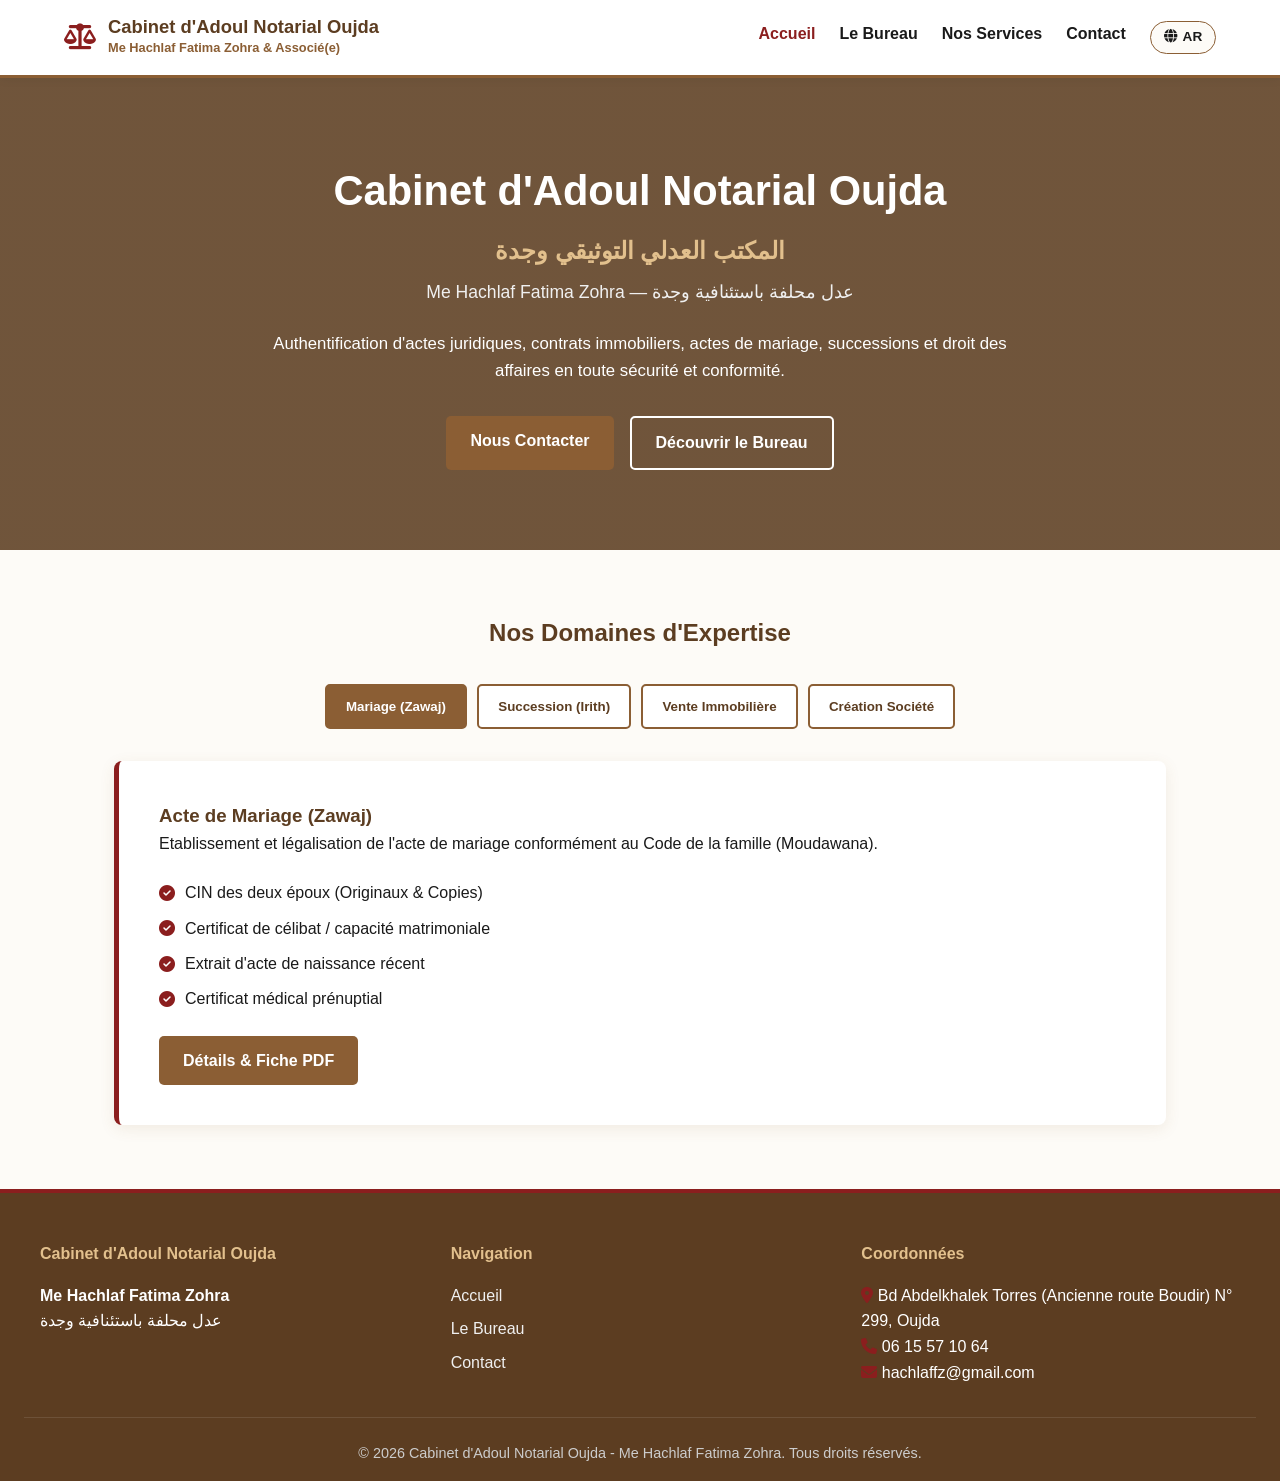
<file: index.html>
<!DOCTYPE html>
<html lang="fr">
<head>
    <meta charset="UTF-8">
    <meta name="viewport" content="width=device-width, initial-scale=1.0">
    <title>Cabinet d'Adoul Notarial Oujda | Me Hachlaf Fatima Zohra</title>
    <link rel="stylesheet" href="style.css">
    <link rel="stylesheet" href="https://cdnjs.cloudflare.com/ajax/libs/font-awesome/6.4.0/css/all.min.css">
</head>
<body>

    <header>
        <div class="nav-container">
            <a href="index.html" class="logo">
                <i class="fa-solid fa-scale-balanced"></i>
                <div>
                    <div class="logo-text-main">Cabinet d'Adoul Notarial Oujda</div>
                    <div class="logo-text-sub">Me Hachlaf Fatima Zohra & Associé(e)</div>
                </div>
            </a>
            <ul class="nav-links">
    <li><a href="index.html" class="active">Accueil</a></li>
    <li><a href="a-propos.html">Le Bureau</a></li>
    <li><a href="index.html#services">Nos Services</a></li>
    <li><a href="contact.html">Contact</a></li>
    <li><a href="index-ar.html" class="lang-switch"><i class="fa-solid fa-globe"></i> AR</a></li>
           </ul>
        </div>
    </header>

    <section class="hero">
        <h1>Cabinet d'Adoul Notarial Oujda</h1>
        <div class="subtitle-ar">المكتب العدلي التوثيقي وجدة</div>
        <div class="subtitle-fr">Me Hachlaf Fatima Zohra — عدل محلفة باستئنافية وجدة</div>
        <p>Authentification d'actes juridiques, contrats immobiliers, actes de mariage, successions et droit des affaires en toute sécurité et conformité.</p>
        <div style="display: flex; gap: 1rem; justify-content: center; flex-wrap: wrap;">
            <a href="contact.html" class="btn-primary">Nous Contacter</a>
            <a href="a-propos.html" class="btn-secondary">Découvrir le Bureau</a>
        </div>
    </section>

    <section class="services-section" id="services">
        <h2 style="text-align: center; color: var(--primary-dark); margin-bottom: 2rem;">Nos Domaines d'Expertise</h2>
        
        <div class="tabs-header">
            <button class="tab-btn active" onclick="showTab('tab-mariage', this)">Mariage (Zawaj)</button>
            <button class="tab-btn" onclick="showTab('tab-succession', this)">Succession (Irith)</button>
            <button class="tab-btn" onclick="showTab('tab-immobilier', this)">Vente Immobilière</button>
            <button class="tab-btn" onclick="showTab('tab-societe', this)">Création Société</button>
        </div>

        <div id="tab-mariage" class="tab-panel active">
            <h3 style="color: var(--primary-dark);">Acte de Mariage (Zawaj)</h3>
            <p>Etablissement et légalisation de l'acte de mariage conformément au Code de la famille (Moudawana).</p>
            <ul class="checklist">
                <li><i class="fa-solid fa-circle-check"></i> CIN des deux époux (Originaux & Copies)</li>
                <li><i class="fa-solid fa-circle-check"></i> Certificat de célibat / capacité matrimoniale</li>
                <li><i class="fa-solid fa-circle-check"></i> Extrait d'acte de naissance récent</li>
                <li><i class="fa-solid fa-circle-check"></i> Certificat médical prénuptial</li>
            </ul>
            <a href="service-mariage.html" class="btn-primary">Détails & Fiche PDF</a>
        </div>

        <div id="tab-succession" class="tab-panel">
            <h3 style="color: var(--primary-dark);">Succession & Héritage (Irith)</h3>
            <p>Rédaction des actes d'Iraat, partage successoral et liquidation de patrimoine.</p>
            <ul class="checklist">
                <li><i class="fa-solid fa-circle-check"></i> Certificat de décès du défunt</li>
                <li><i class="fa-solid fa-circle-check"></i> Livret de famille (état civil)</li>
                <li><i class="fa-solid fa-circle-check"></i> Cartes d'identité de tous les héritiers</li>
                <li><i class="fa-solid fa-circle-check"></i> Titres de propriété des biens</li>
            </ul>
            <a href="service-succession.html" class="btn-primary">Détails & Fiche PDF</a>
        </div>

        <div id="tab-immobilier" class="tab-panel">
            <h3 style="color: var(--primary-dark);">Transactions Immobilières</h3>
            <p>Sécurisation et rédaction d'actes de vente, compromis et transactions foncières.</p>
            <ul class="checklist">
                <li><i class="fa-solid fa-circle-check"></i> Titre foncier (Chahada Milkiya)</li>
                <li><i class="fa-solid fa-circle-check"></i> CIN du vendeur et de l'acheteur</li>
                <li><i class="fa-solid fa-circle-check"></i> Quitus fiscal et pièces administratives</li>
            </ul>
            <a href="service-immobilier.html" class="btn-primary">Détails & Fiche PDF</a>
        </div>

        <div id="tab-societe" class="tab-panel">
            <h3 style="color: var(--primary-dark);">Droit des Sociétés</h3>
            <p>Rédaction des statuts et accompagnement juridique lors de la création d'entreprises.</p>
            <ul class="checklist">
                <li><i class="fa-solid fa-circle-check"></i> Certificat négatif (OMPIC)</li>
                <li><i class="fa-solid fa-circle-check"></i> Pièces d'identité des associés/gérants</li>
                <li><i class="fa-solid fa-circle-check"></i> Contrat de bail ou domiciliation</li>
            </ul>
            <a href="service-societe.html" class="btn-primary">Détails & Fiche PDF</a>
        </div>
    </section>

    <footer>
        <div class="footer-grid">
            <div class="footer-col">
                <h4>Cabinet d'Adoul Notarial Oujda</h4>
                <p><strong>Me Hachlaf Fatima Zohra</strong><br>عدل محلفة باستئنافية وجدة</p>
            </div>
            <div class="footer-col">
                <h4>Navigation</h4>
                <ul>
                    <li><a href="index.html">Accueil</a></li>
                    <li><a href="a-propos.html">Le Bureau</a></li>
                    <li><a href="contact.html">Contact</a></li>
                </ul>
            </div>
            <div class="footer-col">
                <h4>Coordonnées</h4>
                <p><i class="fa-solid fa-location-dot" style="color: var(--accent-red);"></i> Bd Abdelkhalek Torres (Ancienne route Boudir) N° 299, Oujda</p>
                <p><i class="fa-solid fa-phone" style="color: var(--accent-red);"></i> 06 15 57 10 64</p>
                <p><i class="fa-solid fa-envelope" style="color: var(--accent-red);"></i> hachlaffz@gmail.com</p>
            </div>
        </div>
        <div class="footer-bottom">
            &copy; 2026 Cabinet d'Adoul Notarial Oujda - Me Hachlaf Fatima Zohra. Tous droits réservés.
        </div>
    </footer>

    <script>
        function showTab(tabId, btnElement) {
            document.querySelectorAll('.tab-panel').forEach(panel => panel.classList.remove('active'));
            document.querySelectorAll('.tab-btn').forEach(btn => btn.classList.remove('active'));
            
            document.getElementById(tabId).classList.add('active');
            btnElement.classList.add('active');
        }
    </script>
</body>
</html>
</file>
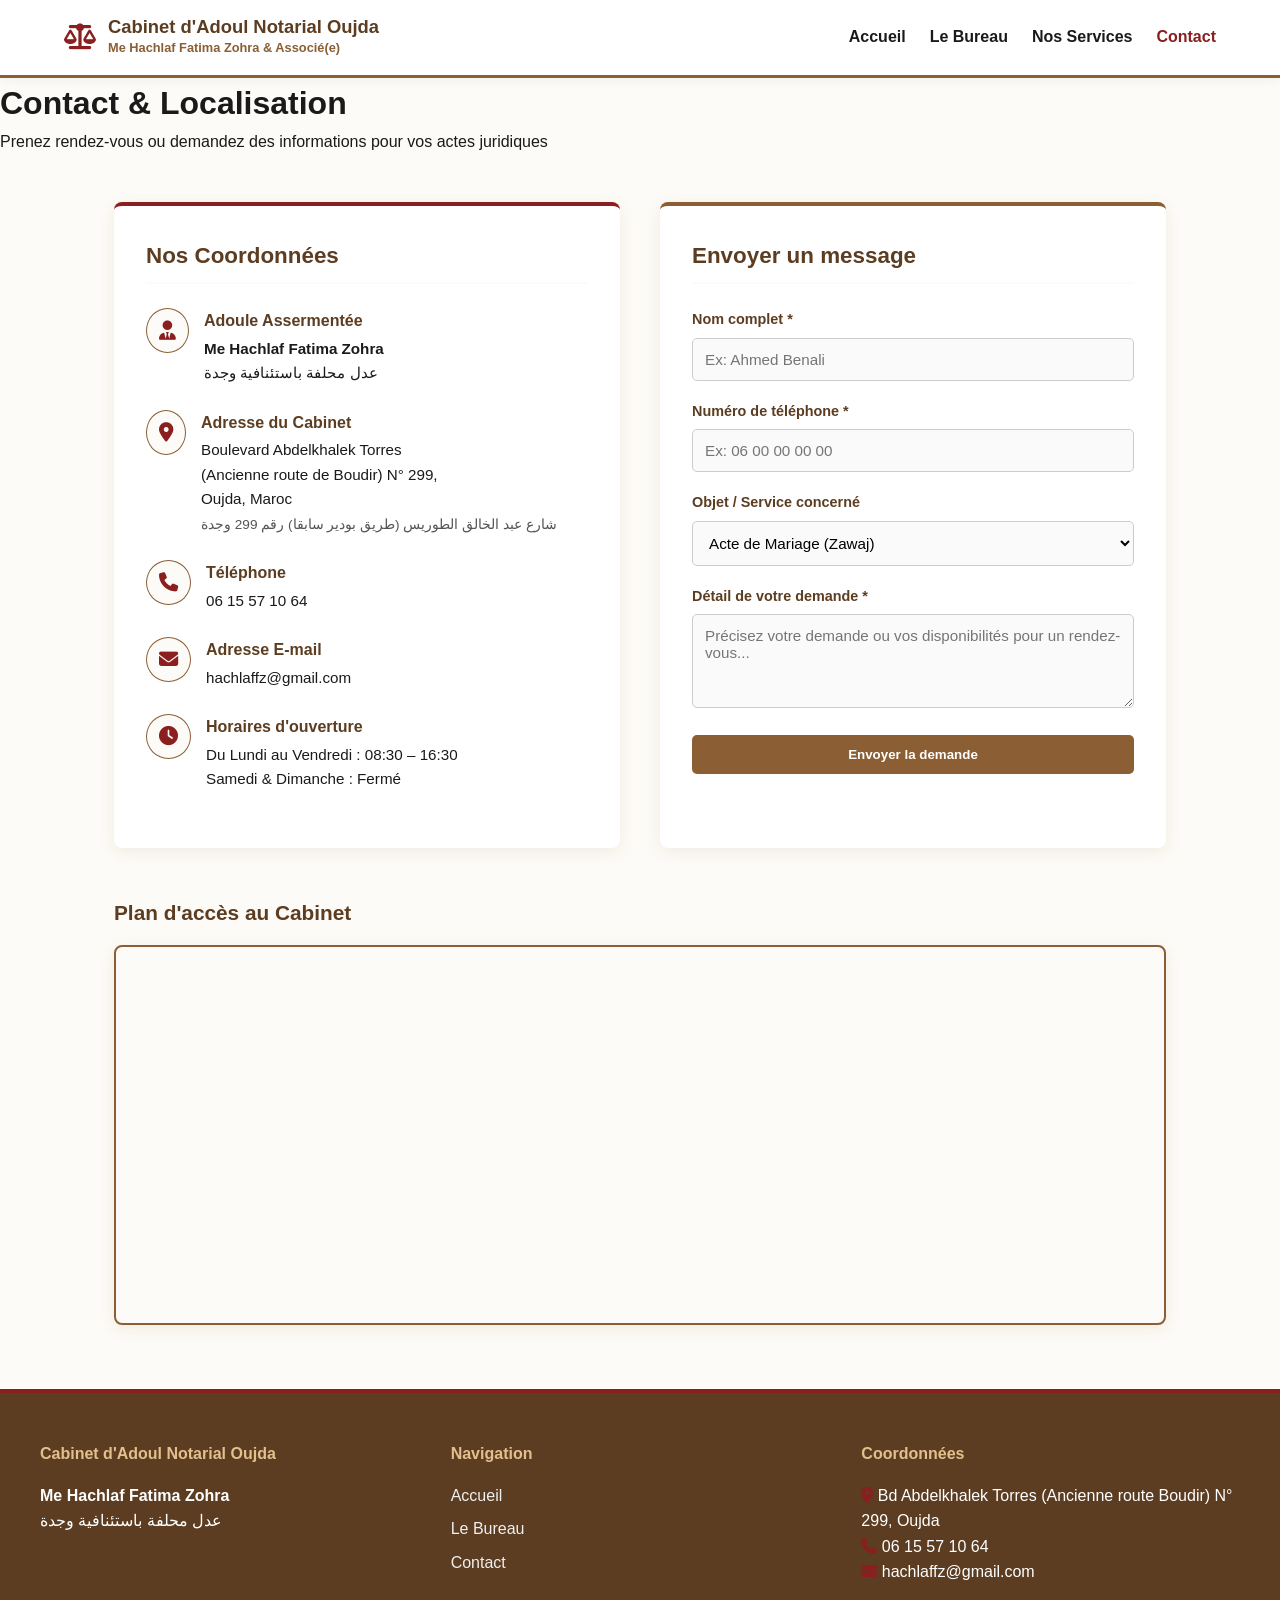
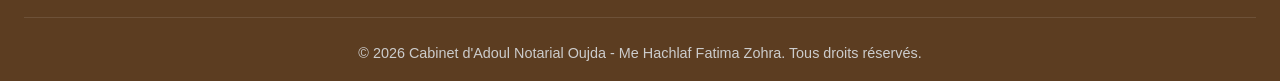
<file: contact.html>
<!DOCTYPE html>
<html lang="fr">
<head>
    <meta charset="UTF-8">
    <meta name="viewport" content="width=device-width, initial-scale=1.0">
    <title>Contact & Localisation | Cabinet d'Adoul Notarial Oujda</title>
    <link rel="stylesheet" href="style.css">
    <link rel="stylesheet" href="https://cdnjs.cloudflare.com/ajax/libs/font-awesome/6.4.0/css/all.min.css">
    <style>
        .contact-container {
            max-width: 1100px;
            margin: 3rem auto;
            padding: 0 1.5rem;
            display: grid;
            grid-template-columns: repeat(auto-fit, minmax(320px, 1fr));
            gap: 2.5rem;
        }

        .contact-info-card {
            background: var(--white);
            padding: 2rem;
            border-radius: 8px;
            box-shadow: var(--shadow);
            border-top: 4px solid var(--accent-red);
        }

        .contact-info-card h2 {
            color: var(--primary-dark);
            margin-bottom: 1.5rem;
            font-size: 1.4rem;
            border-bottom: 2px solid var(--bg-light);
            padding-bottom: 0.5rem;
        }

        .info-item {
            display: flex;
            align-items: flex-start;
            gap: 15px;
            margin-bottom: 1.5rem;
        }

        .info-item i {
            background: var(--bg-light);
            color: var(--accent-red);
            padding: 12px;
            border-radius: 50%;
            font-size: 1.2rem;
            border: 1px solid var(--primary);
        }

        .info-text h3 {
            font-size: 1rem;
            color: var(--primary-dark);
            margin-bottom: 0.2rem;
        }

        .info-text p, .info-text a {
            color: var(--text-dark);
            text-decoration: none;
            font-size: 0.95rem;
        }

        .info-text a:hover {
            color: var(--accent-red);
        }

        /* Formulaire de Contact */
        .contact-form-card {
            background: var(--white);
            padding: 2rem;
            border-radius: 8px;
            box-shadow: var(--shadow);
            border-top: 4px solid var(--primary);
        }

        .contact-form-card h2 {
            color: var(--primary-dark);
            margin-bottom: 1.5rem;
            font-size: 1.4rem;
            border-bottom: 2px solid var(--bg-light);
            padding-bottom: 0.5rem;
        }

        .form-group {
            margin-bottom: 1.2rem;
        }

        .form-group label {
            display: block;
            font-weight: 600;
            margin-bottom: 0.4rem;
            color: var(--primary-dark);
            font-size: 0.9rem;
        }

        .form-group input, 
        .form-group select, 
        .form-group textarea {
            width: 100%;
            padding: 0.75rem;
            border: 1px solid #ccc;
            border-radius: 5px;
            font-size: 0.95rem;
            background: #fafafa;
        }

        .form-group input:focus, 
        .form-group select:focus, 
        .form-group textarea:focus {
            outline: none;
            border-color: var(--primary);
            background: var(--white);
        }

        /* Section Carte Google Maps */
        .map-section {
            max-width: 1100px;
            margin: 2rem auto 4rem;
            padding: 0 1.5rem;
        }

        .map-container {
            width: 100%;
            height: 380px;
            border-radius: 8px;
            overflow: hidden;
            box-shadow: var(--shadow);
            border: 2px solid var(--primary);
        }
    </style>
</head>
<body>

    <header>
        <div class="nav-container">
            <a href="index.html" class="logo">
                <i class="fa-solid fa-scale-balanced"></i>
                <div>
                    <div class="logo-text-main">Cabinet d'Adoul Notarial Oujda</div>
                    <div class="logo-text-sub">Me Hachlaf Fatima Zohra & Associé(e)</div>
                </div>
            </a>
            <ul class="nav-links">
                <li><a href="index.html">Accueil</a></li>
                <li><a href="a-propos.html">Le Bureau</a></li>
                <li><a href="index.html#services">Nos Services</a></li>
                <li><a href="contact.html" class="active">Contact</a></li>
            </ul>
        </div>
    </header>

    <div class="page-banner">
        <h1>Contact & Localisation</h1>
        <p>Prenez rendez-vous ou demandez des informations pour vos actes juridiques</p>
    </div>

    <div class="contact-container">
        
        <!-- Informations de contact réelles -->
        <div class="contact-info-card">
            <h2>Nos Coordonnées</h2>
            
            <div class="info-item">
                <i class="fa-solid fa-user-tie"></i>
                <div class="info-text">
                    <h3>Adoule Assermentée</h3>
                    <p><strong>Me Hachlaf Fatima Zohra</strong><br>عدل محلفة باستئنافية وجدة</p>
                </div>
            </div>

            <div class="info-item">
                <i class="fa-solid fa-location-dot"></i>
                <div class="info-text">
                    <h3>Adresse du Cabinet</h3>
                    <p>Boulevard Abdelkhalek Torres<br>(Ancienne route de Boudir) N° 299,<br>Oujda, Maroc</p>
                    <p dir="rtl" style="font-size: 0.85rem; color: #555; margin-top: 3px;">شارع عبد الخالق الطوريس (طريق بودير سابقا) رقم 299 وجدة</p>
                </div>
            </div>

            <div class="info-item">
                <i class="fa-solid fa-phone"></i>
                <div class="info-text">
                    <h3>Téléphone</h3>
                    <p><a href="tel:0615571064">06 15 57 10 64</a></p>
                </div>
            </div>

            <div class="info-item">
                <i class="fa-solid fa-envelope"></i>
                <div class="info-text">
                    <h3>Adresse E-mail</h3>
                    <p><a href="mailto:hachlaffz@gmail.com">hachlaffz@gmail.com</a></p>
                </div>
            </div>

            <div class="info-item">
                <i class="fa-solid fa-clock"></i>
                <div class="info-text">
                    <h3>Horaires d'ouverture</h3>
                    <p>Du Lundi au Vendredi : 08:30 – 16:30<br>Samedi & Dimanche : Fermé</p>
                </div>
            </div>
        </div>

        <!-- Formulaire de demande de RDV / Message -->
        <div class="contact-form-card">
            <h2>Envoyer un message</h2>
            <form action="#" method="POST" onsubmit="alert('Votre message a été envoyé avec succès. Nous vous contacterons dans les plus brefs délais.'); return false;">
                
                <div class="form-group">
                    <label for="nom">Nom complet *</label>
                    <input type="text" id="nom" name="nom" required placeholder="Ex: Ahmed Benali">
                </div>

                <div class="form-group">
                    <label for="phone">Numéro de téléphone *</label>
                    <input type="tel" id="phone" name="phone" required placeholder="Ex: 06 00 00 00 00">
                </div>

                <div class="form-group">
                    <label for="service">Objet / Service concerné</label>
                    <select id="service" name="service">
                        <option value="mariage">Acte de Mariage (Zawaj)</option>
                        <option value="succession">Succession & Héritage (Irith)</option>
                        <option value="immobilier">Transaction Immobilière / Vente</option>
                        <option value="societe">Création d'Entreprise / Statuts</option>
                        <option value="autre">Autre demande de renseignement</option>
                    </select>
                </div>

                <div class="form-group">
                    <label for="message">Détail de votre demande *</label>
                    <textarea id="message" name="message" rows="4" required placeholder="Précisez votre demande ou vos disponibilités pour un rendez-vous..."></textarea>
                </div>

                <button type="submit" class="btn-primary" style="width: 100%; cursor: pointer;">Envoyer la demande</button>
            </form>
        </div>

    </div>

    <!-- Carte de localisation Google Maps -->
    <div class="map-section">
        <h2 style="color: var(--primary-dark); margin-bottom: 1rem; font-size: 1.3rem;">Plan d'accès au Cabinet</h2>
        <div class="map-container">
            <iframe 
                src="https://www.google.com/maps/embed?pb=!1m18!1m12!1m3!1d3281.250868823297!2d-1.9218274!3d34.6730107!2m3!1f0!2f0!3f0!3m2!1i1024!2i768!4f13.1!3m3!1m2!1s0xd7864a7802ad543%3A0x6b1db9686dd80a8c!2sBd%20Abdelkhalek%20Torres%2C%20Oujda!5e0!3m2!1sfr!2sma!4v1710000000000!5m2!1sfr!2sma" 
                width="100%" 
                height="100%" 
                style="border:0;" 
                allowfullscreen="" 
                loading="lazy" 
                referrerpolicy="no-referrer-when-downgrade">
            </iframe>
        </div>
    </div>

    <footer>
        <div class="footer-grid">
            <div class="footer-col">
                <h4>Cabinet d'Adoul Notarial Oujda</h4>
                <p><strong>Me Hachlaf Fatima Zohra</strong><br>عدل محلفة باستئنافية وجدة</p>
            </div>
            <div class="footer-col">
                <h4>Navigation</h4>
                <ul>
                    <li><a href="index.html">Accueil</a></li>
                    <li><a href="a-propos.html">Le Bureau</a></li>
                    <li><a href="contact.html">Contact</a></li>
                </ul>
            </div>
            <div class="footer-col">
                <h4>Coordonnées</h4>
                <p><i class="fa-solid fa-location-dot" style="color: var(--accent-red);"></i> Bd Abdelkhalek Torres (Ancienne route Boudir) N° 299, Oujda</p>
                <p><i class="fa-solid fa-phone" style="color: var(--accent-red);"></i> 06 15 57 10 64</p>
                <p><i class="fa-solid fa-envelope" style="color: var(--accent-red);"></i> hachlaffz@gmail.com</p>
            </div>
        </div>
        <div class="footer-bottom">
            &copy; 2026 Cabinet d'Adoul Notarial Oujda - Me Hachlaf Fatima Zohra. Tous droits réservés.
        </div>
    </footer>

</body>
</html>
</file>
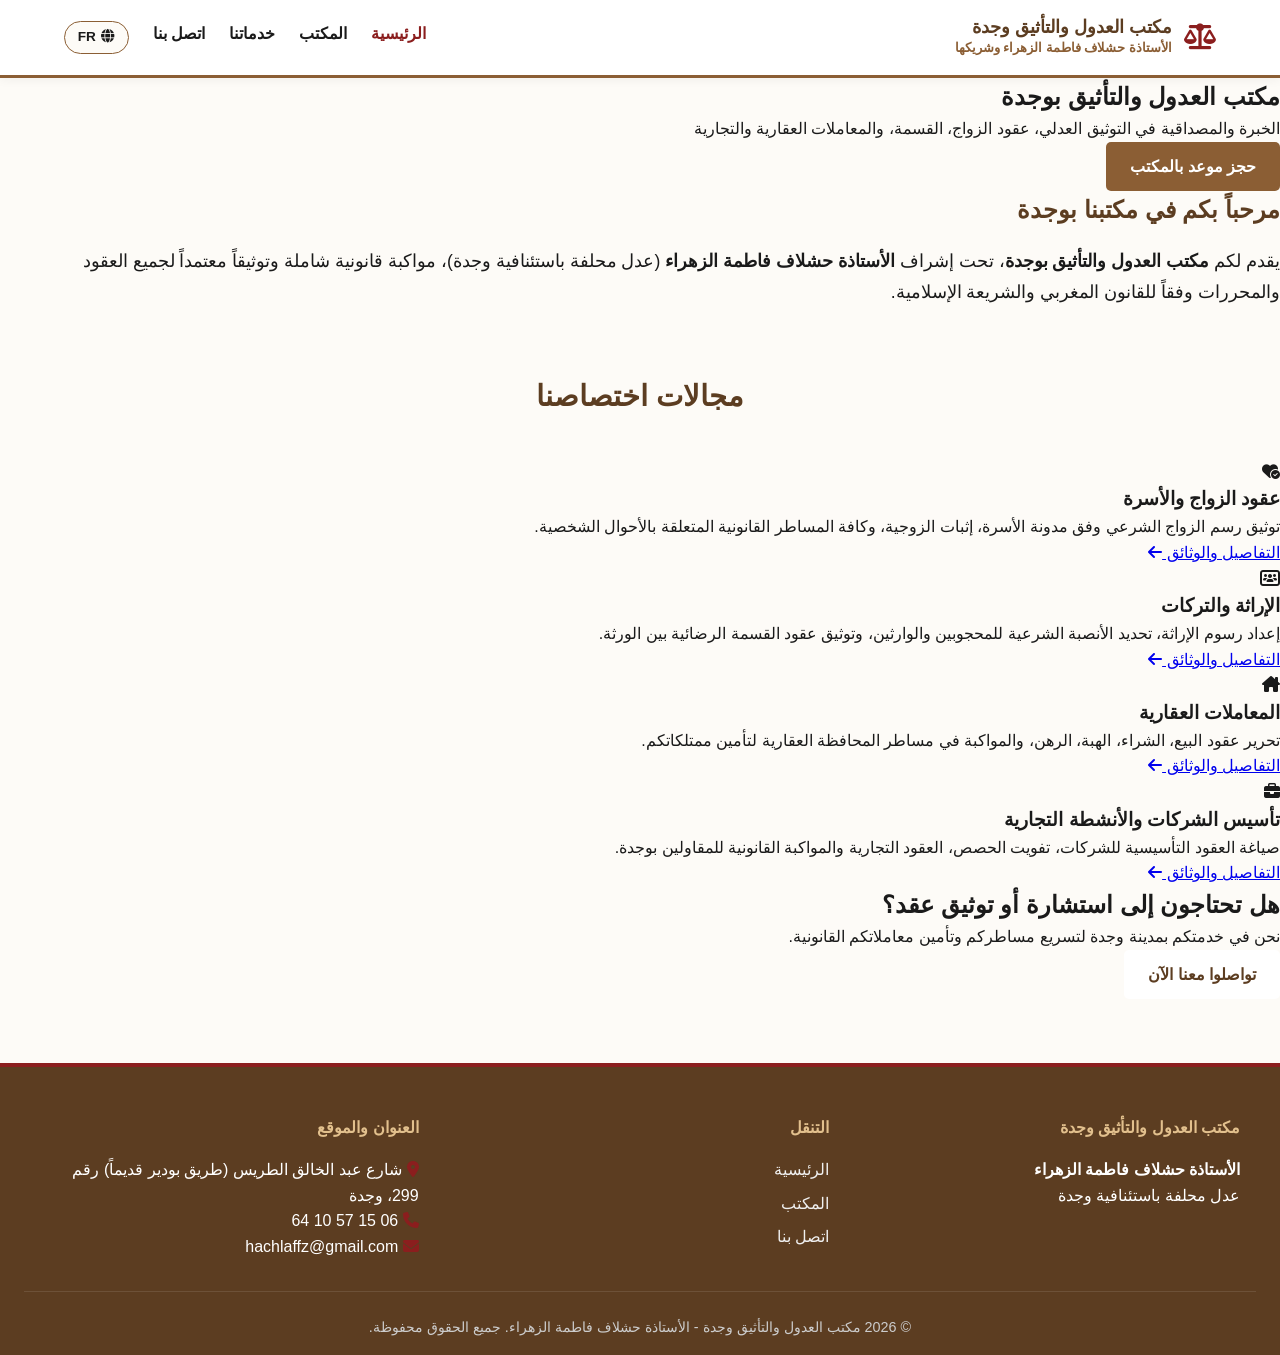
<file: index-ar.html>
<!DOCTYPE html>
<html lang="ar" dir="rtl">
<head>
    <meta charset="UTF-8">
    <meta name="viewport" content="width=device-width, initial-scale=1.0">
    <title>مكتب العدول والتأثيق وجدة | الأستاذة حشلاف فاطمة الزهراء</title>
    <link rel="stylesheet" href="style.css">
    <link rel="stylesheet" href="https://cdnjs.cloudflare.com/ajax/libs/font-awesome/6.4.0/css/all.min.css">
    <!-- خط عربي أنيق من Google Fonts -->
    <link href="https://fonts.googleapis.com/css2?family=Tajawal:wght@400;500;700&display=swap" rel="stylesheet">
    <style>
        body {
            font-family: 'Tajawal', sans-serif;
        }
    </style>
</head>
<body>

    <!-- Header / Navigation -->
    <header>
        <div class="nav-container">
            <a href="index-ar.html" class="logo">
                <i class="fa-solid fa-scale-balanced"></i>
                <div>
                    <div class="logo-text-main">مكتب العدول والتأثيق وجدة</div>
                    <div class="logo-text-sub">الأستاذة حشلاف فاطمة الزهراء وشريكها</div>
                </div>
            </a>
            <ul class="nav-links">
                <li><a href="index-ar.html" class="active">الرئيسية</a></li>
                <li><a href="a-propos-ar.html">المكتب</a></li>
                <li><a href="#services">خدماتنا</a></li>
                <li><a href="contact-ar.html">اتصل بنا</a></li>
                <li><a href="index.html" class="lang-switch"><i class="fa-solid fa-globe"></i> FR</a></li>
            </ul>
        </div>
    </header>

    <!-- Banner Principal -->
    <section class="hero-banner">
        <h1>مكتب العدول والتأثيق بوجدة</h1>
        <p>الخبرة والمصداقية في التوثيق العدلي، عقود الزواج، القسمة، والمعاملات العقارية والتجارية</p>
        <a href="contact-ar.html" class="btn-primary">حجز موعد بالمكتب</a>
    </section>

    <!-- Presentation Section -->
    <div class="container">
        <section class="intro-section">
            <h2 style="color: var(--primary-dark); margin-bottom: 1rem;">مرحباً بكم في مكتبنا بوجدة</h2>
            <p style="font-size: 1.1rem; line-height: 1.8; color: var(--text-dark);">
                يقدم لكم <strong>مكتب العدول والتأثيق بوجدة</strong>، تحت إشراف <strong>الأستاذة حشلاف فاطمة الزهراء</strong> (عدل محلفة باستئنافية وجدة)، مواكبة قانونية شاملة وتوثيقاً معتمداً لجميع العقود والمحررات وفقاً للقانون المغربي والشريعة الإسلامية.
            </p>
        </section>

        <!-- Services Grid -->
        <section id="services" style="margin-top: 4rem;">
            <h2 style="text-align: center; color: var(--primary-dark); margin-bottom: 2.5rem; font-size: 1.8rem;">مجالات اختصاصنا</h2>
            
            <div class="services-grid">
                
                <!-- Service 1: Mariage -->
                <div class="service-card">
                    <i class="fa-solid fa-heart-circle-check"></i>
                    <h3>عقود الزواج والأسرة</h3>
                    <p>توثيق رسم الزواج الشرعي وفق مدونة الأسرة، إثبات الزوجية، وكافة المساطر القانونية المتعلقة بالأحوال الشخصية.</p>
                    <a href="service-mariage-ar.html" class="service-link">التفاصيل والوثائق <i class="fa-solid fa-arrow-left"></i></a>
                </div>

                <!-- Service 2: Succession -->
                <div class="service-card">
                    <i class="fa-solid fa-users-rectangle"></i>
                    <h3>الإراثة والتركات</h3>
                    <p>إعداد رسوم الإراثة، تحديد الأنصبة الشرعية للمحجوبين والوارثين، وتوثيق عقود القسمة الرضائية بين الورثة.</p>
                    <a href="service-succession-ar.html" class="service-link">التفاصيل والوثائق <i class="fa-solid fa-arrow-left"></i></a>
                </div>

                <!-- Service 3: Immobilier -->
                <div class="service-card">
                    <i class="fa-solid fa-house-chimney"></i>
                    <h3>المعاملات العقارية</h3>
                    <p>تحرير عقود البيع، الشراء، الهبة، الرهن، والمواكبة في مساطر المحافظة العقارية لتأمين ممتلكاتكم.</p>
                    <a href="service-immobilier-ar.html" class="service-link">التفاصيل والوثائق <i class="fa-solid fa-arrow-left"></i></a>
                </div>

                <!-- Service 4: Sociétés -->
                <div class="service-card">
                    <i class="fa-solid fa-briefcase"></i>
                    <h3>تأسيس الشركات والأنشطة التجارية</h3>
                    <p>صياغة العقود التأسيسية للشركات، تفويت الحصص، العقود التجارية والمواكبة القانونية للمقاولين بوجدة.</p>
                    <a href="service-societe-ar.html" class="service-link">التفاصيل والوثائق <i class="fa-solid fa-arrow-left"></i></a>
                </div>

            </div>
        </section>
    </div>

    <!-- CTA Section -->
    <section class="cta-banner">
        <h2>هل تحتاجون إلى استشارة أو توثيق عقد؟</h2>
        <p>نحن في خدمتكم بمدينة وجدة لتسريع مساطركم وتأمين معاملاتكم القانونية.</p>
        <a href="contact-ar.html" class="btn-primary" style="background: var(--white); color: var(--primary-dark);">تواصلوا معنا الآن</a>
    </section>

    <!-- Footer -->
    <footer>
        <div class="footer-grid">
            <div class="footer-col">
                <h4>مكتب العدول والتأثيق وجدة</h4>
                <p><strong>الأستاذة حشلاف فاطمة الزهراء</strong><br>عدل محلفة باستئنافية وجدة</p>
            </div>
            <div class="footer-col">
                <h4>التنقل</h4>
                <ul>
                    <li><a href="index-ar.html">الرئيسية</a></li>
                    <li><a href="a-propos-ar.html">المكتب</a></li>
                    <li><a href="contact-ar.html">اتصل بنا</a></li>
                </ul>
            </div>
            <div class="footer-col">
                <h4>العنوان والموقع</h4>
                <p><i class="fa-solid fa-location-dot" style="color: var(--accent-red);"></i> شارع عبد الخالق الطريس (طريق بودير قديماً) رقم 299، وجدة</p>
                <p><i class="fa-solid fa-phone" style="color: var(--accent-red);"></i> 06 15 57 10 64</p>
                <p><i class="fa-solid fa-envelope" style="color: var(--accent-red);"></i> hachlaffz@gmail.com</p>
            </div>
        </div>
        <div class="footer-bottom">
            &copy; 2026 مكتب العدول والتأثيق وجدة - الأستاذة حشلاف فاطمة الزهراء. جميع الحقوق محفوظة.
        </div>
    </footer>

</body>
</html>
</file>
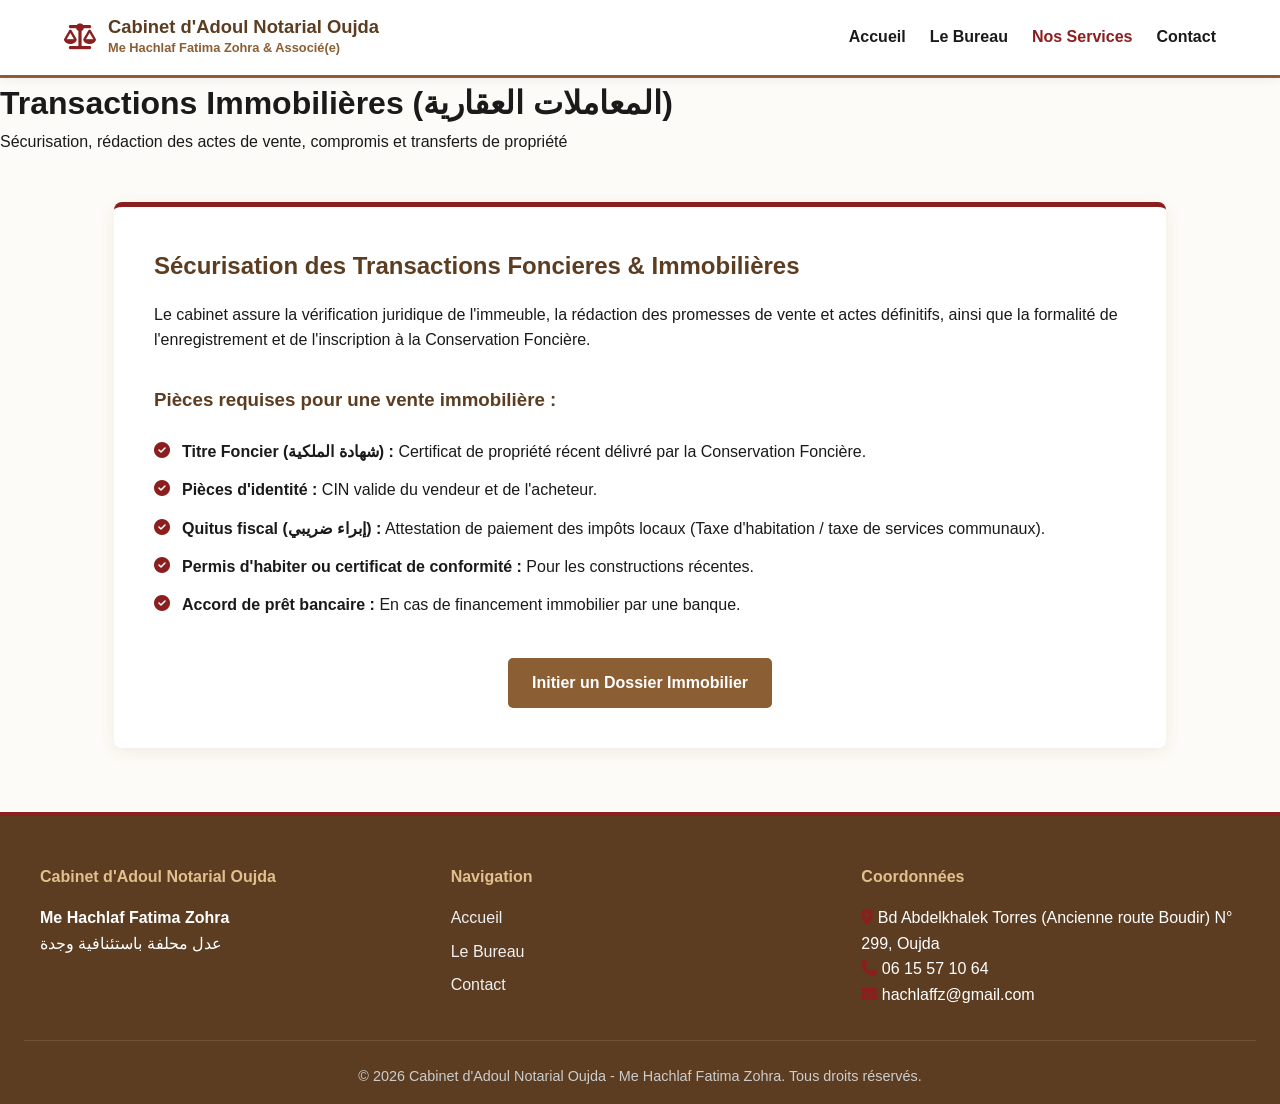
<file: service-immobilier.html>
<!DOCTYPE html>
<html lang="fr">
<head>
    <meta charset="UTF-8">
    <meta name="viewport" content="width=device-width, initial-scale=1.0">
    <title>Transactions Immobilières | Cabinet d'Adoul Notarial Oujda</title>
    <link rel="stylesheet" href="style.css">
    <link rel="stylesheet" href="https://cdnjs.cloudflare.com/ajax/libs/font-awesome/6.4.0/css/all.min.css">
    <style>
        .service-container { max-width: 1100px; margin: 3rem auto; padding: 0 1.5rem; }
        .service-card { background: var(--white); padding: 2.5rem; border-radius: 8px; box-shadow: var(--shadow); border-top: 5px solid var(--accent-red); margin-bottom: 2rem; }
        .service-card h2 { color: var(--primary-dark); margin-bottom: 1rem; }
        .checklist { list-style: none; margin: 1.5rem 0; }
        .checklist li { margin-bottom: 0.8rem; display: flex; align-items: flex-start; gap: 12px; }
        .checklist i { color: var(--accent-red); margin-top: 3px; }
    </style>
</head>
<body>

    <header>
        <div class="nav-container">
            <a href="index.html" class="logo">
                <i class="fa-solid fa-scale-balanced"></i>
                <div>
                    <div class="logo-text-main">Cabinet d'Adoul Notarial Oujda</div>
                    <div class="logo-text-sub">Me Hachlaf Fatima Zohra & Associé(e)</div>
                </div>
            </a>
            <ul class="nav-links">
                <li><a href="index.html">Accueil</a></li>
                <li><a href="a-propos.html">Le Bureau</a></li>
                <li><a href="index.html#services" class="active">Nos Services</a></li>
                <li><a href="contact.html">Contact</a></li>
            </ul>
        </div>
    </header>

    <div class="page-banner">
        <h1>Transactions Immobilières (المعاملات العقارية)</h1>
        <p>Sécurisation, rédaction des actes de vente, compromis et transferts de propriété</p>
    </div>

    <div class="service-container">
        <div class="service-card">
            <h2>Sécurisation des Transactions Foncieres & Immobilières</h2>
            <p>Le cabinet assure la vérification juridique de l'immeuble, la rédaction des promesses de vente et actes définitifs, ainsi que la formalité de l'enregistrement et de l'inscription à la Conservation Foncière.</p>

            <h3 style="color: var(--primary-dark); margin-top: 2rem;">Pièces requises pour une vente immobilière :</h3>
            <ul class="checklist">
                <li><i class="fa-solid fa-circle-check"></i> <span><strong>Titre Foncier (شهادة الملكية) :</strong> Certificat de propriété récent délivré par la Conservation Foncière.</span></li>
                <li><i class="fa-solid fa-circle-check"></i> <span><strong>Pièces d'identité :</strong> CIN valide du vendeur et de l'acheteur.</span></li>
                <li><i class="fa-solid fa-circle-check"></i> <span><strong>Quitus fiscal (إبراء ضريبي) :</strong> Attestation de paiement des impôts locaux (Taxe d'habitation / taxe de services communaux).</span></li>
                <li><i class="fa-solid fa-circle-check"></i> <span><strong>Permis d'habiter ou certificat de conformité :</strong> Pour les constructions récentes.</span></li>
                <li><i class="fa-solid fa-circle-check"></i> <span><strong>Accord de prêt bancaire :</strong> En cas de financement immobilier par une banque.</span></li>
            </ul>

            <div style="margin-top: 2.5rem; text-align: center;">
                <a href="contact.html" class="btn-primary">Initier un Dossier Immobilier</a>
            </div>
        </div>
    </div>

    <footer>
        <div class="footer-grid">
            <div class="footer-col">
                <h4>Cabinet d'Adoul Notarial Oujda</h4>
                <p><strong>Me Hachlaf Fatima Zohra</strong><br>عدل محلفة باستئنافية وجدة</p>
            </div>
            <div class="footer-col">
                <h4>Navigation</h4>
                <ul>
                    <li><a href="index.html">Accueil</a></li>
                    <li><a href="a-propos.html">Le Bureau</a></li>
                    <li><a href="contact.html">Contact</a></li>
                </ul>
            </div>
            <div class="footer-col">
                <h4>Coordonnées</h4>
                <p><i class="fa-solid fa-location-dot" style="color: var(--accent-red);"></i> Bd Abdelkhalek Torres (Ancienne route Boudir) N° 299, Oujda</p>
                <p><i class="fa-solid fa-phone" style="color: var(--accent-red);"></i> 06 15 57 10 64</p>
                <p><i class="fa-solid fa-envelope" style="color: var(--accent-red);"></i> hachlaffz@gmail.com</p>
            </div>
        </div>
        <div class="footer-bottom">
            &copy; 2026 Cabinet d'Adoul Notarial Oujda - Me Hachlaf Fatima Zohra. Tous droits réservés.
        </div>
    </footer>

</body>
</html>
</file>
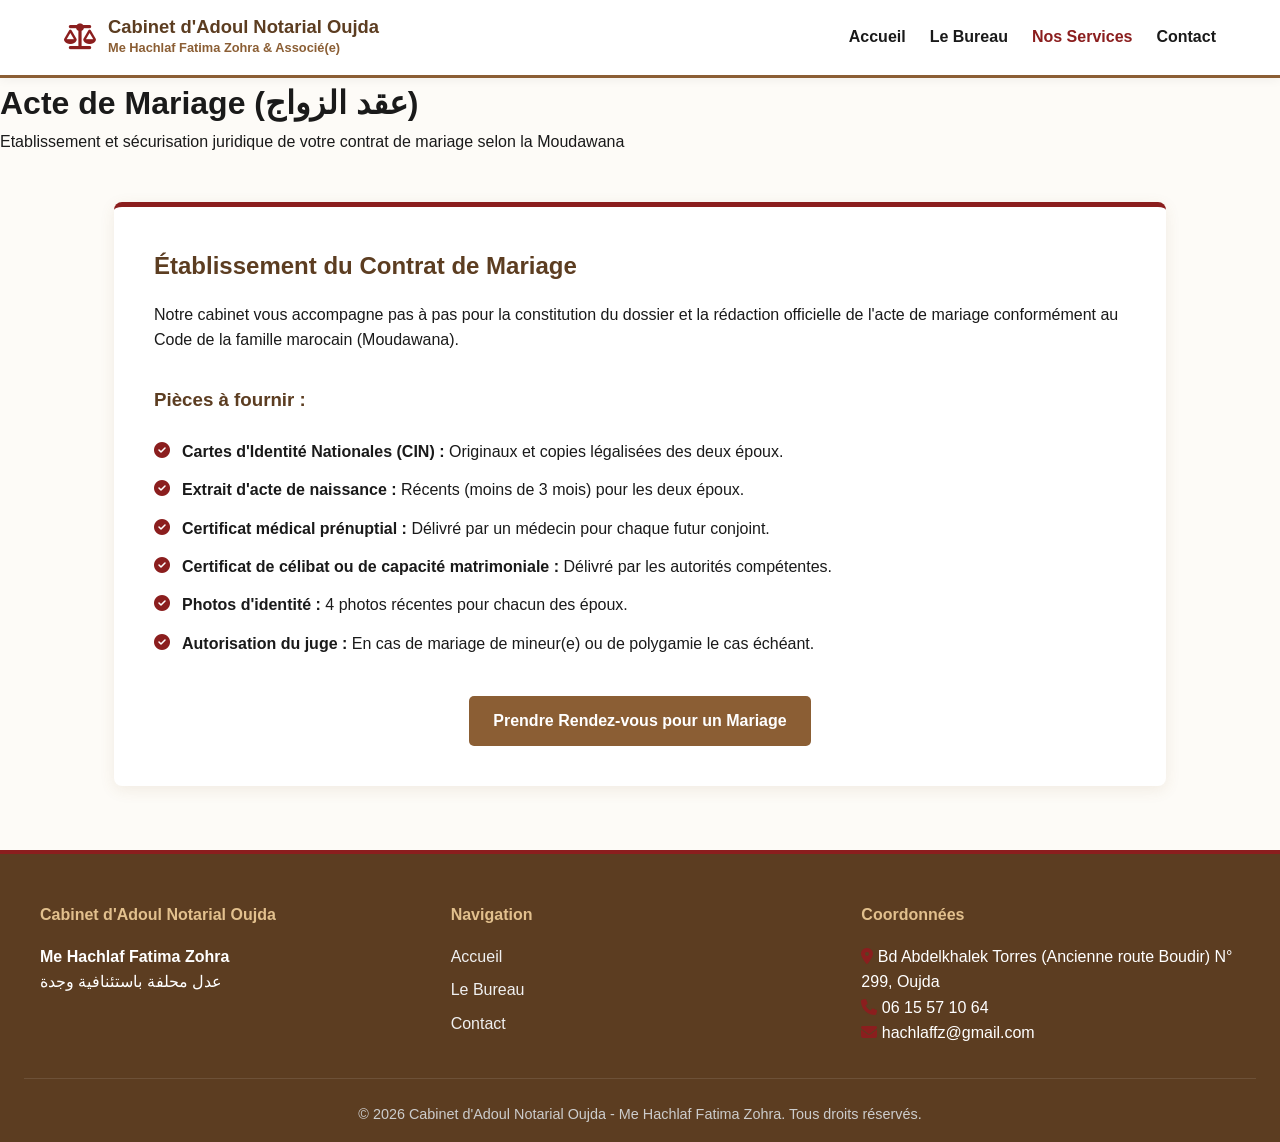
<file: service-mariage.html>
<!DOCTYPE html>
<html lang="fr">
<head>
    <meta charset="UTF-8">
    <meta name="viewport" content="width=device-width, initial-scale=1.0">
    <title>Acte de Mariage (Zawaj) | Cabinet d'Adoul Notarial Oujda</title>
    <link rel="stylesheet" href="style.css">
    <link rel="stylesheet" href="https://cdnjs.cloudflare.com/ajax/libs/font-awesome/6.4.0/css/all.min.css">
    <style>
        .service-container { max-width: 1100px; margin: 3rem auto; padding: 0 1.5rem; }
        .service-card { background: var(--white); padding: 2.5rem; border-radius: 8px; box-shadow: var(--shadow); border-top: 5px solid var(--accent-red); margin-bottom: 2rem; }
        .service-card h2 { color: var(--primary-dark); margin-bottom: 1rem; }
        .checklist { list-style: none; margin: 1.5rem 0; }
        .checklist li { margin-bottom: 0.8rem; display: flex; align-items: flex-start; gap: 12px; }
        .checklist i { color: var(--accent-red); margin-top: 3px; }
    </style>
</head>
<body>

    <header>
        <div class="nav-container">
            <a href="index.html" class="logo">
                <i class="fa-solid fa-scale-balanced"></i>
                <div>
                    <div class="logo-text-main">Cabinet d'Adoul Notarial Oujda</div>
                    <div class="logo-text-sub">Me Hachlaf Fatima Zohra & Associé(e)</div>
                </div>
            </a>
            <ul class="nav-links">
                <li><a href="index.html">Accueil</a></li>
                <li><a href="a-propos.html">Le Bureau</a></li>
                <li><a href="index.html#services" class="active">Nos Services</a></li>
                <li><a href="contact.html">Contact</a></li>
            </ul>
        </div>
    </header>

    <div class="page-banner">
        <h1>Acte de Mariage (عقد الزواج)</h1>
        <p>Etablissement et sécurisation juridique de votre contrat de mariage selon la Moudawana</p>
    </div>

    <div class="service-container">
        <div class="service-card">
            <h2>Établissement du Contrat de Mariage</h2>
            <p>Notre cabinet vous accompagne pas à pas pour la constitution du dossier et la rédaction officielle de l'acte de mariage conformément au Code de la famille marocain (Moudawana).</p>
            
            <h3 style="color: var(--primary-dark); margin-top: 2rem;">Pièces à fournir :</h3>
            <ul class="checklist">
                <li><i class="fa-solid fa-circle-check"></i> <span><strong>Cartes d'Identité Nationales (CIN) :</strong> Originaux et copies légalisées des deux époux.</span></li>
                <li><i class="fa-solid fa-circle-check"></i> <span><strong>Extrait d'acte de naissance :</strong> Récents (moins de 3 mois) pour les deux époux.</span></li>
                <li><i class="fa-solid fa-circle-check"></i> <span><strong>Certificat médical prénuptial :</strong> Délivré par un médecin pour chaque futur conjoint.</span></li>
                <li><i class="fa-solid fa-circle-check"></i> <span><strong>Certificat de célibat ou de capacité matrimoniale :</strong> Délivré par les autorités compétentes.</span></li>
                <li><i class="fa-solid fa-circle-check"></i> <span><strong>Photos d'identité :</strong> 4 photos récentes pour chacun des époux.</span></li>
                <li><i class="fa-solid fa-circle-check"></i> <span><strong>Autorisation du juge :</strong> En cas de mariage de mineur(e) ou de polygamie le cas échéant.</span></li>
            </ul>

            <div style="margin-top: 2.5rem; text-align: center;">
                <a href="contact.html" class="btn-primary">Prendre Rendez-vous pour un Mariage</a>
            </div>
        </div>
    </div>

    <footer>
        <div class="footer-grid">
            <div class="footer-col">
                <h4>Cabinet d'Adoul Notarial Oujda</h4>
                <p><strong>Me Hachlaf Fatima Zohra</strong><br>عدل محلفة باستئنافية وجدة</p>
            </div>
            <div class="footer-col">
                <h4>Navigation</h4>
                <ul>
                    <li><a href="index.html">Accueil</a></li>
                    <li><a href="a-propos.html">Le Bureau</a></li>
                    <li><a href="contact.html">Contact</a></li>
                </ul>
            </div>
            <div class="footer-col">
                <h4>Coordonnées</h4>
                <p><i class="fa-solid fa-location-dot" style="color: var(--accent-red);"></i> Bd Abdelkhalek Torres (Ancienne route Boudir) N° 299, Oujda</p>
                <p><i class="fa-solid fa-phone" style="color: var(--accent-red);"></i> 06 15 57 10 64</p>
                <p><i class="fa-solid fa-envelope" style="color: var(--accent-red);"></i> hachlaffz@gmail.com</p>
            </div>
        </div>
        <div class="footer-bottom">
            &copy; 2026 Cabinet d'Adoul Notarial Oujda - Me Hachlaf Fatima Zohra. Tous droits réservés.
        </div>
    </footer>

</body>
</html>
</file>
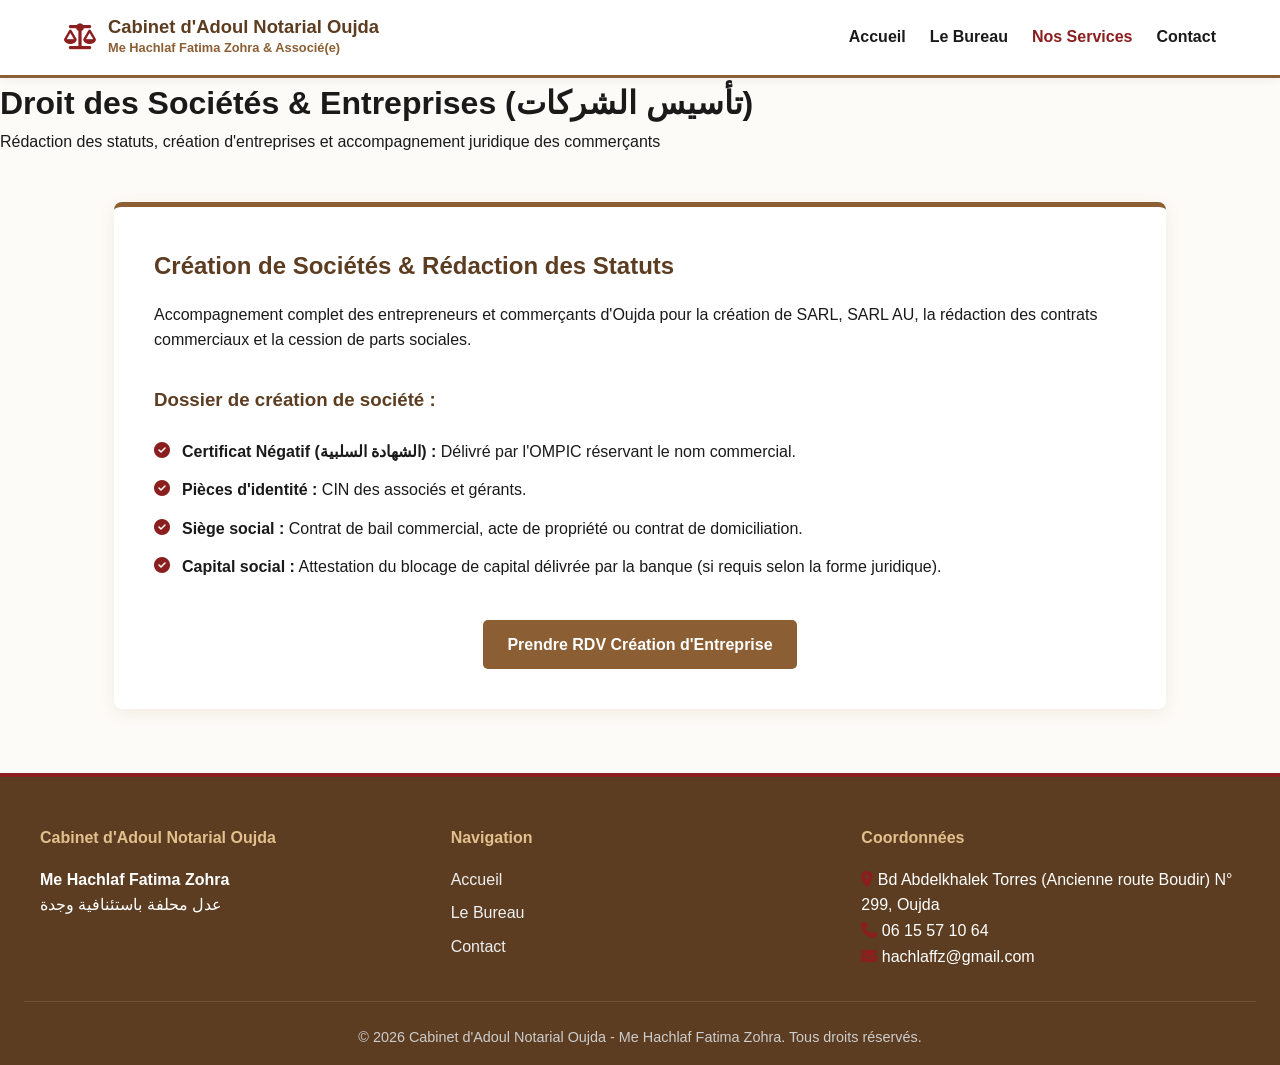
<file: service-societe.html>
<!DOCTYPE html>
<html lang="fr">
<head>
    <meta charset="UTF-8">
    <meta name="viewport" content="width=device-width, initial-scale=1.0">
    <title>Création d'Entreprise & Sociétés | Cabinet d'Adoul Notarial Oujda</title>
    <link rel="stylesheet" href="style.css">
    <link rel="stylesheet" href="https://cdnjs.cloudflare.com/ajax/libs/font-awesome/6.4.0/css/all.min.css">
    <style>
        .service-container { max-width: 1100px; margin: 3rem auto; padding: 0 1.5rem; }
        .service-card { background: var(--white); padding: 2.5rem; border-radius: 8px; box-shadow: var(--shadow); border-top: 5px solid var(--primary); margin-bottom: 2rem; }
        .service-card h2 { color: var(--primary-dark); margin-bottom: 1rem; }
        .checklist { list-style: none; margin: 1.5rem 0; }
        .checklist li { margin-bottom: 0.8rem; display: flex; align-items: flex-start; gap: 12px; }
        .checklist i { color: var(--accent-red); margin-top: 3px; }
    </style>
</head>
<body>

    <header>
        <div class="nav-container">
            <a href="index.html" class="logo">
                <i class="fa-solid fa-scale-balanced"></i>
                <div>
                    <div class="logo-text-main">Cabinet d'Adoul Notarial Oujda</div>
                    <div class="logo-text-sub">Me Hachlaf Fatima Zohra & Associé(e)</div>
                </div>
            </a>
            <ul class="nav-links">
                <li><a href="index.html">Accueil</a></li>
                <li><a href="a-propos.html">Le Bureau</a></li>
                <li><a href="index.html#services" class="active">Nos Services</a></li>
                <li><a href="contact.html">Contact</a></li>
            </ul>
        </div>
    </header>

    <div class="page-banner">
        <h1>Droit des Sociétés & Entreprises (تأسيس الشركات)</h1>
        <p>Rédaction des statuts, création d'entreprises et accompagnement juridique des commerçants</p>
    </div>

    <div class="service-container">
        <div class="service-card">
            <h2>Création de Sociétés & Rédaction des Statuts</h2>
            <p>Accompagnement complet des entrepreneurs et commerçants d'Oujda pour la création de SARL, SARL AU, la rédaction des contrats commerciaux et la cession de parts sociales.</p>

            <h3 style="color: var(--primary-dark); margin-top: 2rem;">Dossier de création de société :</h3>
            <ul class="checklist">
                <li><i class="fa-solid fa-circle-check"></i> <span><strong>Certificat Négatif (الشهادة السلبية) :</strong> Délivré par l'OMPIC réservant le nom commercial.</span></li>
                <li><i class="fa-solid fa-circle-check"></i> <span><strong>Pièces d'identité :</strong> CIN des associés et gérants.</span></li>
                <li><i class="fa-solid fa-circle-check"></i> <span><strong>Siège social :</strong> Contrat de bail commercial, acte de propriété ou contrat de domiciliation.</span></li>
                <li><i class="fa-solid fa-circle-check"></i> <span><strong>Capital social :</strong> Attestation du blocage de capital délivrée par la banque (si requis selon la forme juridique).</span></li>
            </ul>

            <div style="margin-top: 2.5rem; text-align: center;">
                <a href="contact.html" class="btn-primary">Prendre RDV Création d'Entreprise</a>
            </div>
        </div>
    </div>

    <footer>
        <div class="footer-grid">
            <div class="footer-col">
                <h4>Cabinet d'Adoul Notarial Oujda</h4>
                <p><strong>Me Hachlaf Fatima Zohra</strong><br>عدل محلفة باستئنافية وجدة</p>
            </div>
            <div class="footer-col">
                <h4>Navigation</h4>
                <ul>
                    <li><a href="index.html">Accueil</a></li>
                    <li><a href="a-propos.html">Le Bureau</a></li>
                    <li><a href="contact.html">Contact</a></li>
                </ul>
            </div>
            <div class="footer-col">
                <h4>Coordonnées</h4>
                <p><i class="fa-solid fa-location-dot" style="color: var(--accent-red);"></i> Bd Abdelkhalek Torres (Ancienne route Boudir) N° 299, Oujda</p>
                <p><i class="fa-solid fa-phone" style="color: var(--accent-red);"></i> 06 15 57 10 64</p>
                <p><i class="fa-solid fa-envelope" style="color: var(--accent-red);"></i> hachlaffz@gmail.com</p>
            </div>
        </div>
        <div class="footer-bottom">
            &copy; 2026 Cabinet d'Adoul Notarial Oujda - Me Hachlaf Fatima Zohra. Tous droits réservés.
        </div>
    </footer>

</body>
</html>
</file>
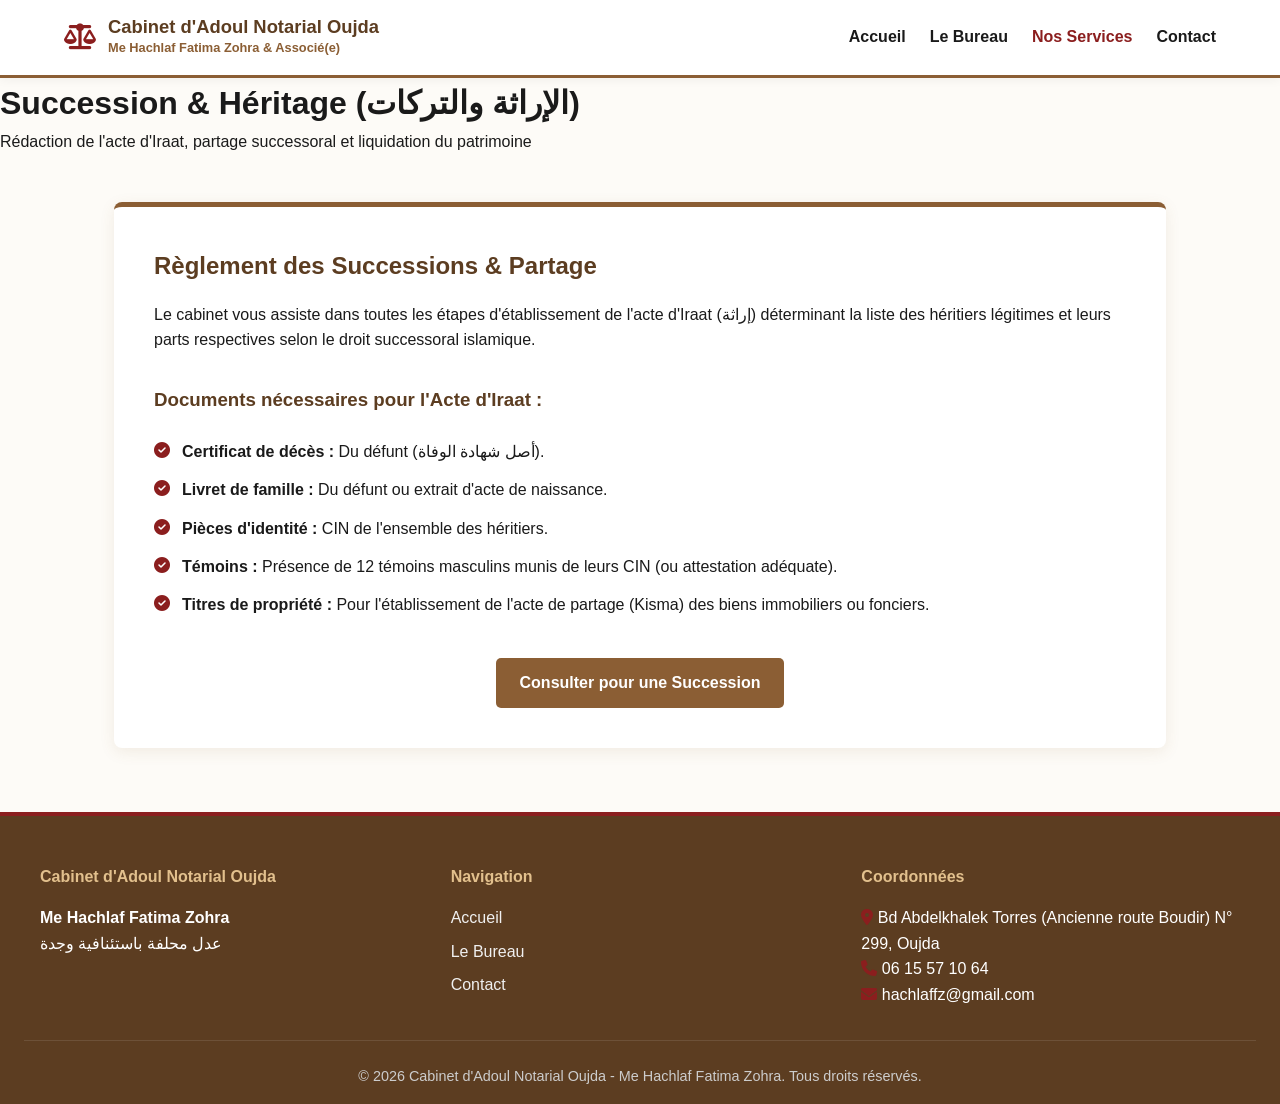
<file: service-succession.html>
<!DOCTYPE html>
<html lang="fr">
<head>
    <meta charset="UTF-8">
    <meta name="viewport" content="width=device-width, initial-scale=1.0">
    <title>Succession & Héritage | Cabinet d'Adoul Notarial Oujda</title>
    <link rel="stylesheet" href="style.css">
    <link rel="stylesheet" href="https://cdnjs.cloudflare.com/ajax/libs/font-awesome/6.4.0/css/all.min.css">
    <style>
        .service-container { max-width: 1100px; margin: 3rem auto; padding: 0 1.5rem; }
        .service-card { background: var(--white); padding: 2.5rem; border-radius: 8px; box-shadow: var(--shadow); border-top: 5px solid var(--primary); margin-bottom: 2rem; }
        .service-card h2 { color: var(--primary-dark); margin-bottom: 1rem; }
        .checklist { list-style: none; margin: 1.5rem 0; }
        .checklist li { margin-bottom: 0.8rem; display: flex; align-items: flex-start; gap: 12px; }
        .checklist i { color: var(--accent-red); margin-top: 3px; }
    </style>
</head>
<body>

    <header>
        <div class="nav-container">
            <a href="index.html" class="logo">
                <i class="fa-solid fa-scale-balanced"></i>
                <div>
                    <div class="logo-text-main">Cabinet d'Adoul Notarial Oujda</div>
                    <div class="logo-text-sub">Me Hachlaf Fatima Zohra & Associé(e)</div>
                </div>
            </a>
            <ul class="nav-links">
                <li><a href="index.html">Accueil</a></li>
                <li><a href="a-propos.html">Le Bureau</a></li>
                <li><a href="index.html#services" class="active">Nos Services</a></li>
                <li><a href="contact.html">Contact</a></li>
            </ul>
        </div>
    </header>

    <div class="page-banner">
        <h1>Succession & Héritage (الإراثة والتركات)</h1>
        <p>Rédaction de l'acte d'Iraat, partage successoral et liquidation du patrimoine</p>
    </div>

    <div class="service-container">
        <div class="service-card">
            <h2>Règlement des Successions & Partage</h2>
            <p>Le cabinet vous assiste dans toutes les étapes d'établissement de l'acte d'Iraat (إراثة) déterminant la liste des héritiers légitimes et leurs parts respectives selon le droit successoral islamique.</p>

            <h3 style="color: var(--primary-dark); margin-top: 2rem;">Documents nécessaires pour l'Acte d'Iraat :</h3>
            <ul class="checklist">
                <li><i class="fa-solid fa-circle-check"></i> <span><strong>Certificat de décès :</strong> Du défunt (أصل شهادة الوفاة).</span></li>
                <li><i class="fa-solid fa-circle-check"></i> <span><strong>Livret de famille :</strong> Du défunt ou extrait d'acte de naissance.</span></li>
                <li><i class="fa-solid fa-circle-check"></i> <span><strong>Pièces d'identité :</strong> CIN de l'ensemble des héritiers.</span></li>
                <li><i class="fa-solid fa-circle-check"></i> <span><strong>Témoins :</strong> Présence de 12 témoins masculins munis de leurs CIN (ou attestation adéquate).</span></li>
                <li><i class="fa-solid fa-circle-check"></i> <span><strong>Titres de propriété :</strong> Pour l'établissement de l'acte de partage (Kisma) des biens immobiliers ou fonciers.</span></li>
            </ul>

            <div style="margin-top: 2.5rem; text-align: center;">
                <a href="contact.html" class="btn-primary">Consulter pour une Succession</a>
            </div>
        </div>
    </div>

    <footer>
        <div class="footer-grid">
            <div class="footer-col">
                <h4>Cabinet d'Adoul Notarial Oujda</h4>
                <p><strong>Me Hachlaf Fatima Zohra</strong><br>عدل محلفة باستئنافية وجدة</p>
            </div>
            <div class="footer-col">
                <h4>Navigation</h4>
                <ul>
                    <li><a href="index.html">Accueil</a></li>
                    <li><a href="a-propos.html">Le Bureau</a></li>
                    <li><a href="contact.html">Contact</a></li>
                </ul>
            </div>
            <div class="footer-col">
                <h4>Coordonnées</h4>
                <p><i class="fa-solid fa-location-dot" style="color: var(--accent-red);"></i> Bd Abdelkhalek Torres (Ancienne route Boudir) N° 299, Oujda</p>
                <p><i class="fa-solid fa-phone" style="color: var(--accent-red);"></i> 06 15 57 10 64</p>
                <p><i class="fa-solid fa-envelope" style="color: var(--accent-red);"></i> hachlaffz@gmail.com</p>
            </div>
        </div>
        <div class="footer-bottom">
            &copy; 2026 Cabinet d'Adoul Notarial Oujda - Me Hachlaf Fatima Zohra. Tous droits réservés.
        </div>
    </footer>

</body>
</html>
</file>
<file: style.css>
:root {
    --primary: #8B5E34;        /* Marron Doré / Bronze */
    --primary-dark: #5C3D21;   /* Marron Foncé */
    --accent-red: #8B1E1E;     /* Rouge Sceau Adoul */
    --text-dark: #1A1A1A;      /* Noir texte */
    --bg-light: #FDFBF7;       /* Beige/Crème clair */
    --white: #ffffff;
    --shadow: 0 4px 15px rgba(139, 94, 52, 0.1);
}

* {
    margin: 0;
    padding: 0;
    box-sizing: border-box;
    font-family: 'Segoe UI', Tahoma, Geneva, Verdana, sans-serif;
}

body {
    color: var(--text-dark);
    background-color: var(--bg-light);
    line-height: 1.6;
}

/* Header & Menu */
header {
    background: var(--white);
    border-bottom: 3px solid var(--primary);
    box-shadow: 0 2px 10px rgba(0,0,0,0.05);
    position: sticky;
    top: 0;
    z-index: 1000;
}

.nav-container {
    max-width: 1200px;
    margin: 0 auto;
    padding: 1rem 1.5rem;
    display: flex;
    justify-content: space-between;
    align-items: center;
}

.logo {
    font-size: 1.1rem;
    font-weight: 700;
    color: var(--primary-dark);
    text-decoration: none;
    display: flex;
    align-items: center;
    gap: 12px;
}

.logo i {
    color: var(--accent-red);
    font-size: 1.6rem;
}

.logo-text-main {
    font-size: 1.15rem;
    font-weight: 700;
    color: var(--primary-dark);
    line-height: 1.2;
}

.logo-text-sub {
    font-size: 0.8rem;
    color: var(--primary);
    font-weight: 600;
}

.nav-links {
    display: flex;
    gap: 1.5rem;
    list-style: none;
}

.nav-links a {
    text-decoration: none;
    color: var(--text-dark);
    font-weight: 600;
    transition: color 0.3s;
}

.nav-links a:hover, .nav-links a.active {
    color: var(--accent-red);
}

/* Hero Section */
.hero {
    background: linear-gradient(rgba(92, 61, 33, 0.88), rgba(92, 61, 33, 0.88)), url('https://images.unsplash.com/photo-1589829545856-d10d557cf95f?auto=format&fit=crop&w=1350&q=80') center/cover;
    color: var(--white);
    padding: 5rem 1.5rem;
    text-align: center;
}

.hero h1 { font-size: 2.6rem; margin-bottom: 0.5rem; }
.hero .subtitle-ar { font-size: 1.5rem; color: #E2C08D; font-weight: 700; margin-bottom: 0.5rem; }
.hero .subtitle-fr { font-size: 1.1rem; color: #f0f0f0; margin-bottom: 1.5rem; }
.hero p { font-size: 1.05rem; max-width: 750px; margin: 0 auto 2rem; }

/* Boutons */
.btn-primary {
    background: var(--primary);
    color: var(--white);
    padding: 0.75rem 1.5rem;
    border-radius: 5px;
    text-decoration: none;
    font-weight: 600;
    display: inline-block;
    border: none;
    transition: background 0.3s;
}

.btn-primary:hover {
    background: var(--primary-dark);
}

.btn-secondary {
    background: transparent;
    color: var(--white);
    padding: 0.75rem 1.5rem;
    border-radius: 5px;
    text-decoration: none;
    font-weight: 600;
    border: 2px solid var(--white);
    display: inline-block;
}

/* Services */
.services-section {
    max-width: 1100px;
    margin: 4rem auto;
    padding: 0 1.5rem;
}

.tabs-header {
    display: flex;
    justify-content: center;
    gap: 10px;
    flex-wrap: wrap;
    margin-bottom: 2rem;
}

.tab-btn {
    background: var(--white);
    border: 2px solid var(--primary);
    padding: 0.8rem 1.2rem;
    border-radius: 5px;
    cursor: pointer;
    font-weight: 600;
    color: var(--primary-dark);
}

.tab-btn.active {
    background: var(--primary);
    color: var(--white);
}

.tab-panel {
    background: var(--white);
    padding: 2.5rem;
    border-radius: 8px;
    box-shadow: var(--shadow);
    border-left: 5px solid var(--accent-red);
    display: none;
}

.tab-panel.active { display: block; }

.checklist {
    list-style: none;
    margin: 1.5rem 0;
}

.checklist li {
    margin-bottom: 0.6rem;
    display: flex;
    align-items: center;
    gap: 10px;
}

.checklist i { color: var(--accent-red); }

/* Footer */
footer {
    background: var(--primary-dark);
    color: var(--white);
    padding: 3rem 1.5rem 1rem;
    margin-top: 4rem;
    border-top: 4px solid var(--accent-red);
}

.footer-grid {
    max-width: 1200px;
    margin: 0 auto;
    display: grid;
    grid-template-columns: repeat(auto-fit, minmax(250px, 1fr));
    gap: 2rem;
    margin-bottom: 2rem;
}

.footer-col h4 {
    color: #E2C08D;
    margin-bottom: 1rem;
}

.footer-col ul { list-style: none; }
.footer-col ul li { margin-bottom: 0.5rem; }
.footer-col a { color: #f0f0f0; text-decoration: none; }
.footer-col a:hover { color: #E2C08D; }

.footer-bottom {
    text-align: center;
    padding-top: 1.5rem;
    border-top: 1px solid rgba(255,255,255,0.1);
    font-size: 0.9rem;
    color: #ccc;
}
/* --- Support RTL (Arabe) & Sélecteur de langue --- */
[dir="rtl"] {
    text-align: right;
    direction: rtl;
}

[dir="rtl"] .nav-links {
    padding-right: 0;
}

[dir="rtl"] .checklist li i {
    margin-left: 10px;
    margin-right: 0;
}

/* Bouton Sélecteur de Langue */
.lang-switch {
    display: inline-flex;
    align-items: center;
    gap: 5px;
    background: var(--bg-light);
    border: 1px solid var(--primary);
    padding: 0.3rem 0.8rem;
    border-radius: 20px;
    font-weight: bold;
    font-size: 0.85rem;
    color: var(--primary-dark);
    text-decoration: none;
    transition: all 0.3s ease;
}

.lang-switch:hover {
    background: var(--primary);
    color: var(--white);
}
</file>
